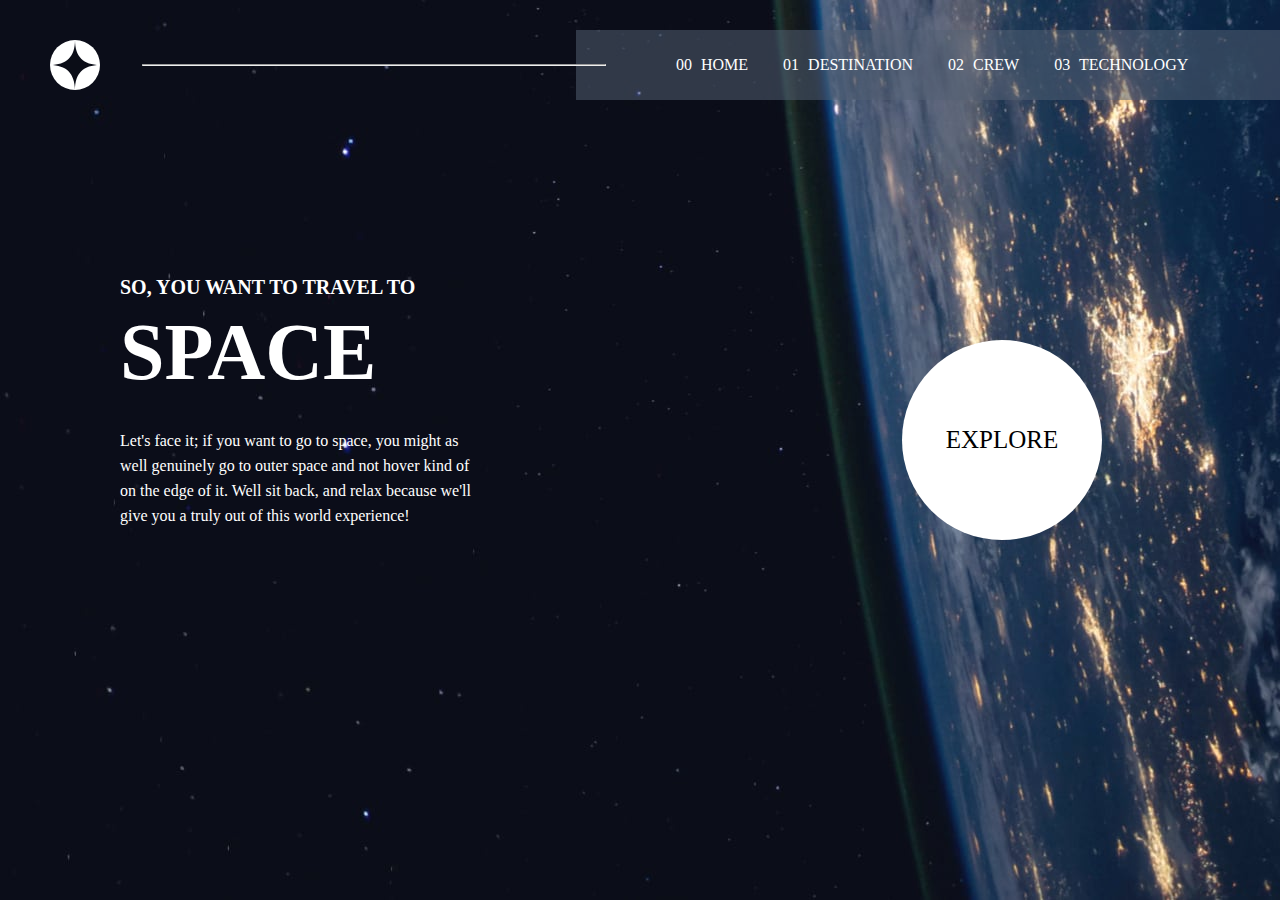
<file: index.html>
<!DOCTYPE html>
<html lang="en">

<head>
    <meta charset="UTF-8">
    <meta http-equiv="X-UA-Compatible" content="IE=edge">
    <meta name="viewport" content="width=device-width, initial-scale=1.0">
    <link rel="stylesheet" href="styles.css">
    <title>Space Tourism</title>
</head>

<body>

    <div class="home-container">
        <header class="nav-container">
                <div class="logo-container">
                    <img src="images/logo.svg" alt="" class="logo">
                    <hr class="menu-line" />
                </div>
                <div class="mobile-menu">
                    <span><img src="images/icon-hamburger.svg" alt=""></span>
                </div>
                <div class="tablet-menu-container">
                    <ul>
                        <li><a href="index.html">HOME</a></li>
                        <li><a href="destination.html">DESTINATION</a></li>
                        <li><a href="crew.html">CREW</a></li>
                        <li><a href="technology.html">TECHNOLOGY</a></li>
                    </ul>
                </div>
                <div class="menu-container">
                    <ul>
                        <li><a href="index.html">00 HOME</a></li>
                        <li><a href="destination.html">01 DESTINATION</a></li>
                        <li><a href="crew.html">02 CREW</a></li>
                        <li><a href="technology.html">03 TECHNOLOGY</a></li>
                    </ul>
                </div>
        </header>


        <main class="home-content-container">
            <div class="text-content">
                <h4>SO, YOU WANT TO TRAVEL TO</h4>
                <h1>SPACE</h1>

                <p>Let's face it; if you want to go to space,
                    you might as well genuinely go to outer space and not hover kind of on the edge of it.
                    Well sit back, and relax because we'll give you a truly out of this world experience!</p>
            </div>
            <div class="explore-content">
                <h1>EXPLORE</h1>
            </div>
        </main>
    </div>

</body>

</html>
</file>
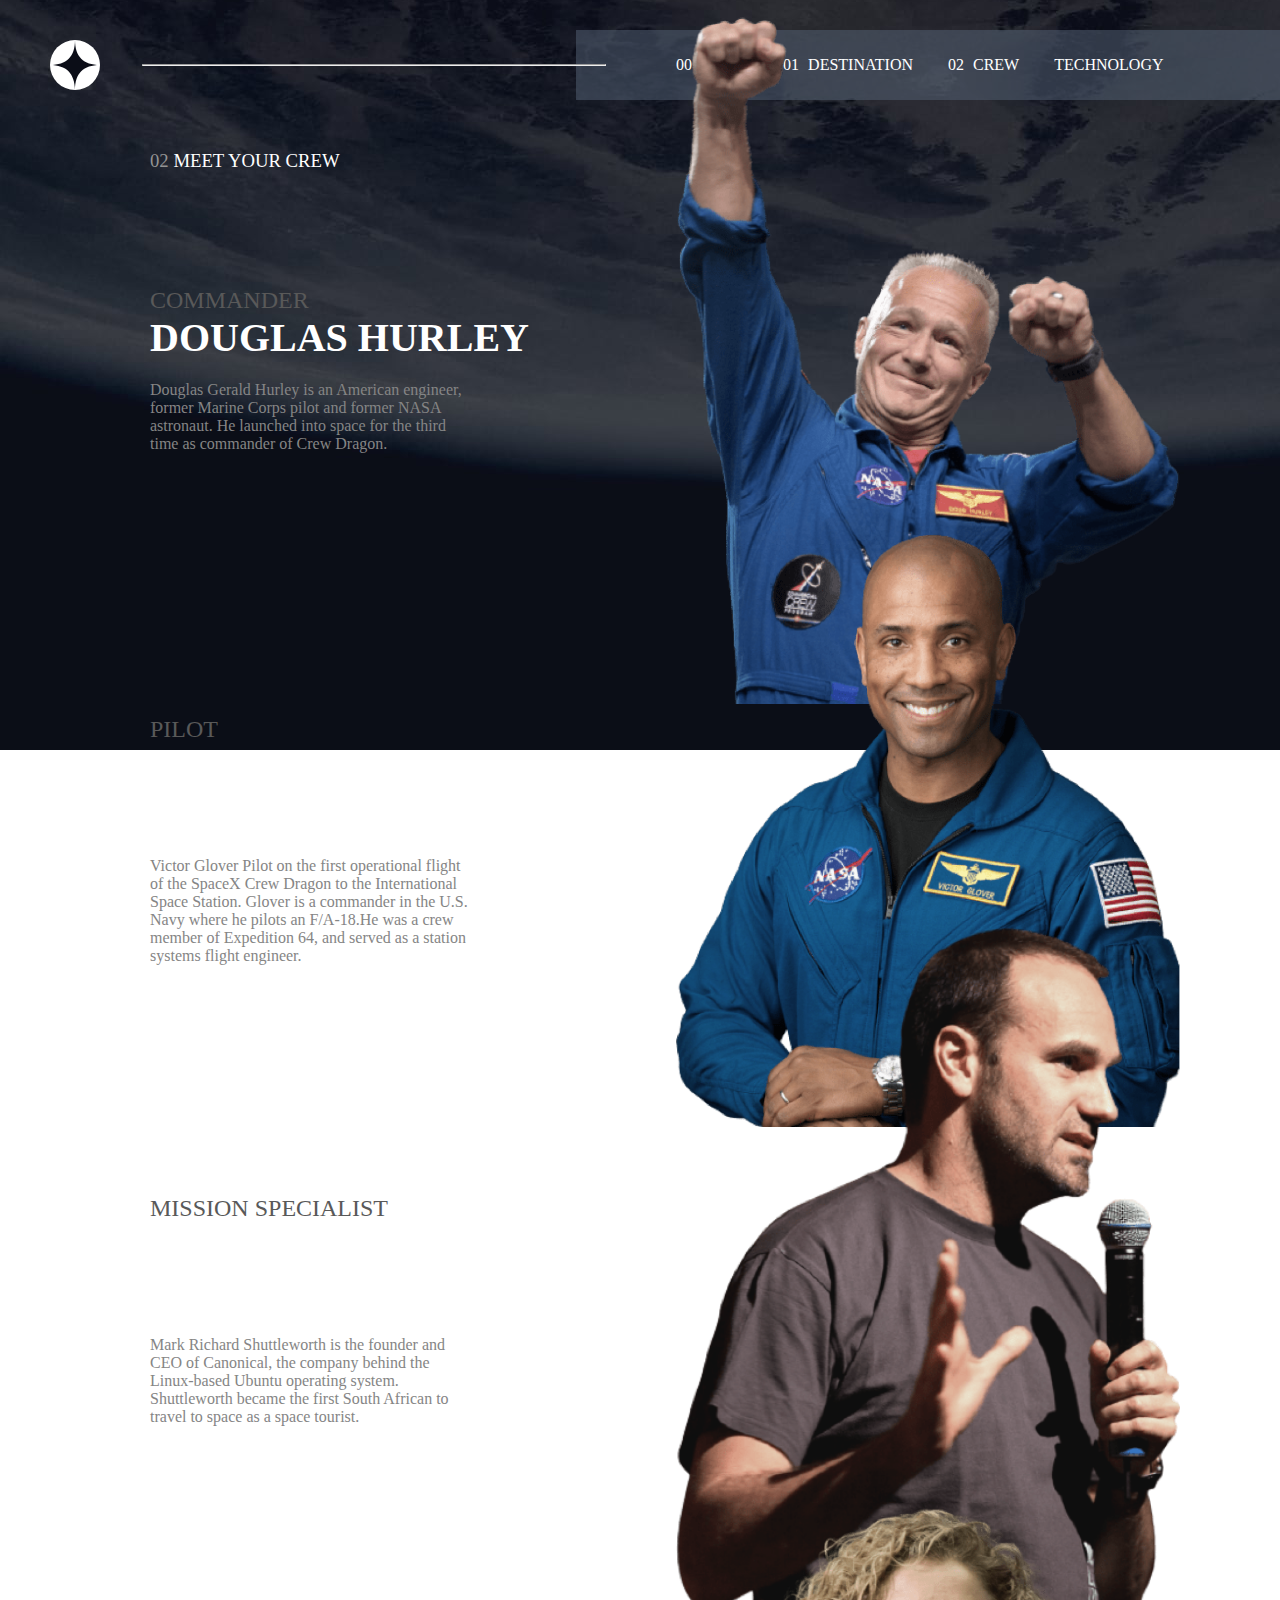
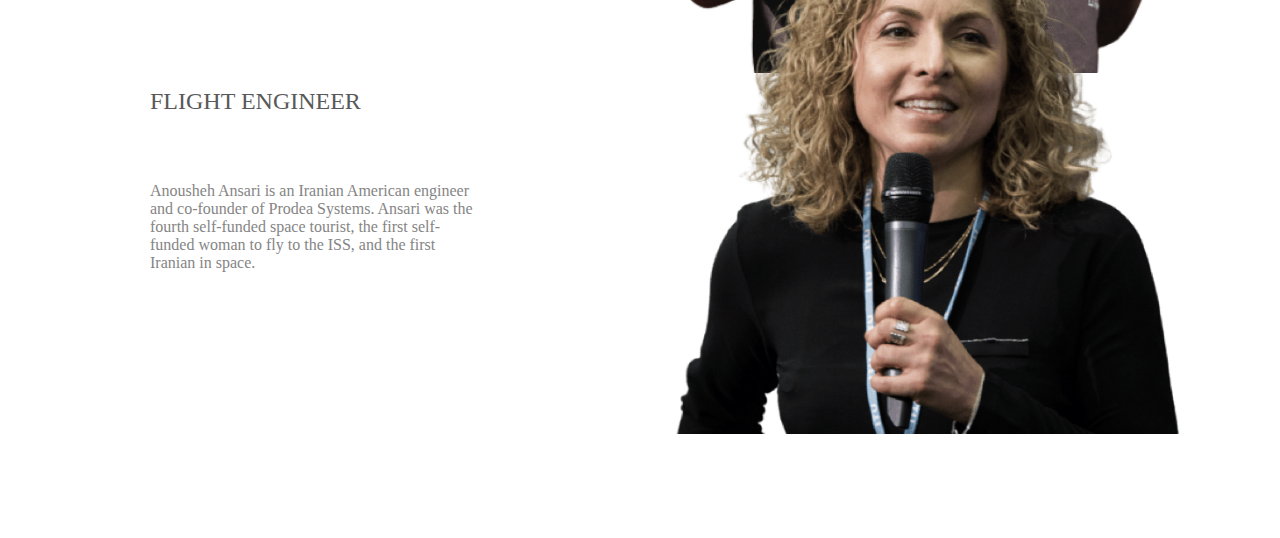
<file: crew.html>
<!DOCTYPE html>
<html lang="en">

<head>
    <meta charset="UTF-8">
    <meta http-equiv="X-UA-Compatible" content="IE=edge">
    <meta name="viewport" content="width=device-width, initial-scale=1.0">
    <link href="https://cdn.jsdelivr.net/npm/bootstrap@5.1.3/dist/css/bootstrap.min.css" rel="stylesheet"
        integrity="sha384-1BmE4kWBq78iYhFldvKuhfTAU6auU8tT94WrHftjDbrCEXSU1oBoqyl2QvZ6jIW3" crossorigin="anonymous">
    <link rel="stylesheet" href="css/crew.css">
    <title>Space Tourism</title>
</head>

<body>

    <div class="home-container">
        <header class="nav-container">
            
                <div class="logo-container">
                    <img src="images/logo.svg" alt="" class="logo">
                    <hr class="menu-line" />
                </div>
                <div class="mobile-menu">
                    <span><img src="images/icon-hamburger.svg" alt=""></span>
                </div>
                <div class="tablet-menu-container">
                    <ul>
                        <li><a href="index.html">HOME</a></li>
                        <li><a href="destination.html">DESTINATION</a></li>
                        <li><a href="crew.html">CREW</a></li>
                        <li><a href="technology.html">TECHNOLOGY</a></li>
                    </ul>
                </div>
                <div class="menu-container">
                    <ul>
                        <li><a href="index.html">00 HOME</a></li>
                        <li><a href="destination.html">01 DESTINATION</a></li>
                        <li><a href="crew.html">02 CREW</a></li>
                        <li><a href="technology.html"> TECHNOLOGY</a></li>
                    </ul>
                </div>
            
        </header>


        <main class="main-crew">
            <h3 class="crew-header">02 <b class="crew-header-crew">MEET YOUR CREW</b></h3>
            <div id="demo" class="carousel slide" data-bs-ride="carousel">
                <ol class="carousel-indicators">
                    <li data-bs-target="#demo" data-bs-slide-to="0"></li>
                    <li data-bs-target="#demo" data-bs-slide-to="1"></li>
                    <li data-bs-target="#demo" data-bs-slide-to="2"></li>
                    <li data-bs-target="#demo" data-bs-slide-to="3" class="active"></li>
                </ol>
                <!--Wrapper for slides-->
                <div class="carousel-inner">

                    <div class="carousel-item">
                        <div class="crew-inner">
                            <div class="crew-text-inner">

                                <h5>Commander</h5>
                                <h1>Douglas Hurley</h1>

                                <p>Douglas Gerald Hurley is an American engineer, former Marine Corps pilot and former
                                    NASA astronaut.
                                    He launched into space for the third time as commander of Crew Dragon.
                                </p>
                            </div>

                            <div class="crew-image-inner">
                                <img src="images/image-douglas-hurley.png" alt="" class="crew-image">
                            </div>
                        </div>
                    </div>
                    <div class="carousel-item">
                        <div class="crew-inner">
                            <div class="crew-text-inner">

                                <h5>Pilot</h5>
                                <h1>Victor Glover Pilot</h1>

                                <p>Victor Glover Pilot on the first operational flight of the SpaceX Crew Dragon to the
                                    International Space Station.
                                    Glover is a commander in the U.S. Navy where he pilots an F/A-18.He was a crew
                                    member of Expedition 64,
                                    and served as a station systems flight engineer.
                                </p>
                            </div>

                            <div class="crew-image-inner">
                                <img src="images/image-victor-glover.png" width="auto" height="100%" alt=""
                                    class="crew-image">
                            </div>
                        </div>
                    </div>

                    <div class="carousel-item">
                        <div class="crew-inner">
                            <div class="crew-text-inner">

                                <h5>Mission Specialist</h5>
                                <h1>Mark Shuttleworth </h1>

                                <p>Mark Richard Shuttleworth is the founder and CEO of Canonical,
                                    the company behind the Linux-based Ubuntu operating system.
                                    Shuttleworth became the first South African to travel to space as a space tourist.
                                </p>
                            </div>

                            <div class="crew-image-inner">
                                <img src="images/image-mark-shuttleworth.png" alt="" class="crew-image">
                            </div>
                        </div>
                    </div>

                    <div class="carousel-item active">
                        <div class="crew-inner">
                            <div class="crew-text-inner">
                                <h5>FLIGHT ENGINEER</h5>
                                <h1>ANOUSHEH ANSARI</h1>

                                <p>Anousheh Ansari is an Iranian American engineer and co-founder of Prodea Systems.
                                    Ansari was the fourth self-funded space tourist, the first self-funded woman to fly
                                    to the ISS,
                                    and the first Iranian in space.
                                </p>
                            </div>

                            <div class="crew-image-inner">
                                <img src="images/image-anousheh-ansari.png" alt="" class="crew-image">
                            </div>
                        </div>
                    </div>
                </div>
            </div>
        </main>

    </div>


    <script src="https://cdn.jsdelivr.net/npm/@popperjs/core@2.10.2/dist/umd/popper.min.js"
        integrity="sha384-7+zCNj/IqJ95wo16oMtfsKbZ9ccEh31eOz1HGyDuCQ6wgnyJNSYdrPa03rtR1zdB" crossorigin="anonymous">
    </script>
    <script src="https://cdn.jsdelivr.net/npm/bootstrap@5.1.3/dist/js/bootstrap.min.js"
        integrity="sha384-QJHtvGhmr9XOIpI6YVutG+2QOK9T+ZnN4kzFN1RtK3zEFEIsxhlmWl5/YESvpZ13" crossorigin="anonymous">
    </script>
</body>

</html>
</file>
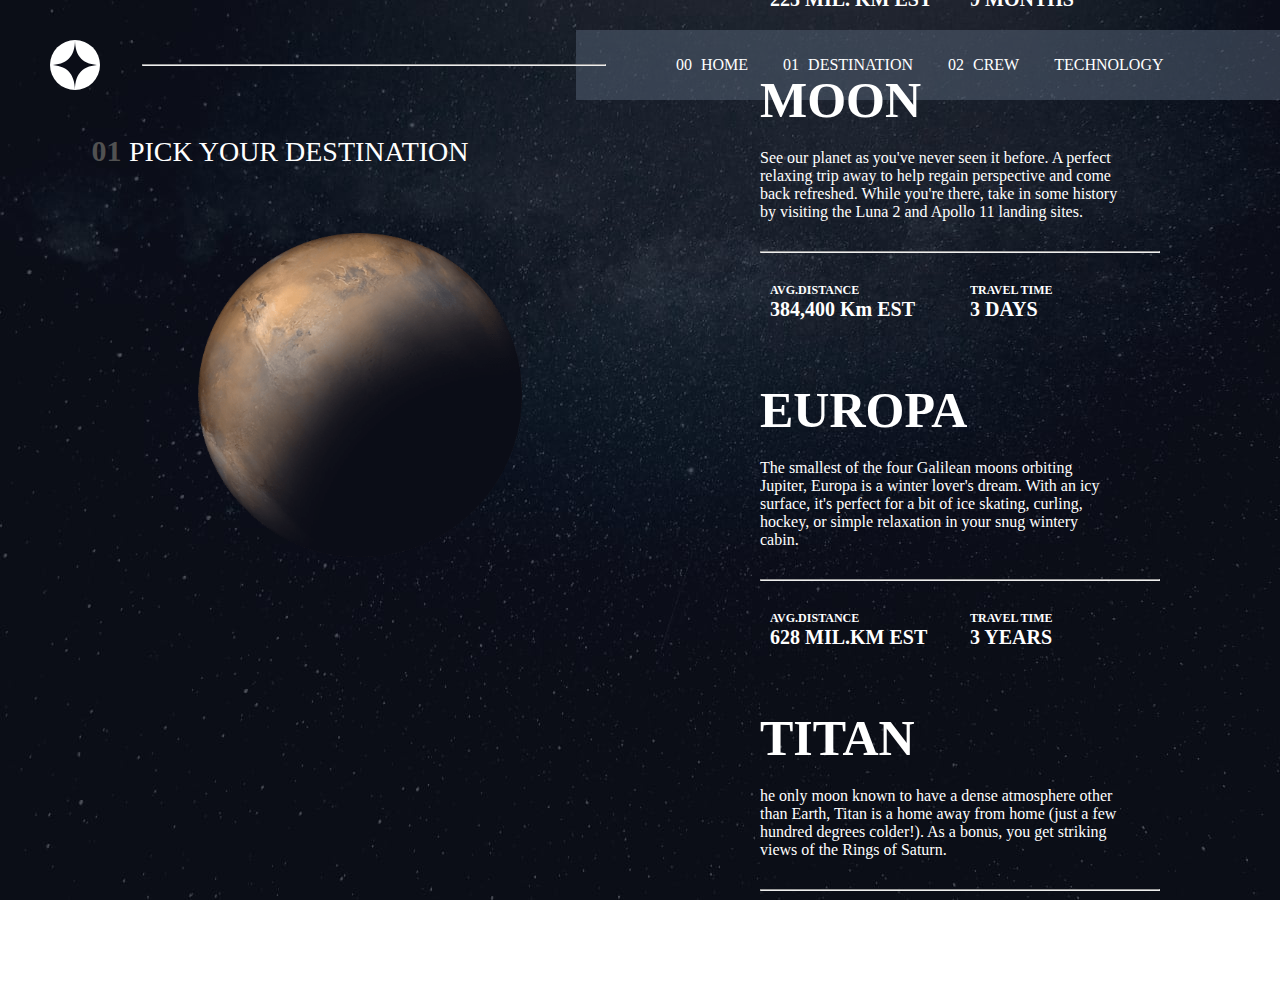
<file: destination.html>
<!DOCTYPE html>
<html lang="en">

<head>
    <meta charset="UTF-8">
    <meta http-equiv="X-UA-Compatible" content="IE=edge">
    <meta name="viewport" content="width=device-width, initial-scale=1.0">
    <link href="https://cdn.jsdelivr.net/npm/bootstrap@5.1.3/dist/css/bootstrap.min.css" rel="stylesheet"
        integrity="sha384-1BmE4kWBq78iYhFldvKuhfTAU6auU8tT94WrHftjDbrCEXSU1oBoqyl2QvZ6jIW3" crossorigin="anonymous">
    <link rel="stylesheet" href="css/destination.css">
    <title>Destination</title>
</head>

<body>

    <div class="home-container">
        <header class="nav-container">
           
                <div class="logo-container">
                    <img src="images/logo.svg" alt="" class="logo">
                    <hr class="menu-line" />
                </div>
                <div class="mobile-menu">
                    <span><img src="images/icon-hamburger.svg" alt=""></span>
                </div>
                <div class="tablet-menu-container">
                    <ul>
                        <li><a href="index.html">HOME</a></li>
                        <li><a href="destination.html">DESTINATION</a></li>
                        <li><a href="crew.html">CREW</a></li>
                        <li><a href="technology.html">TECHNOLOGY</a></li>
                    </ul>
                </div>
                <div class="menu-container">
                    <ul>
                        <li><a href="index.html">00 HOME</a></li>
                        <li><a href="destination.html">01 DESTINATION</a></li>
                        <li><a href="crew.html">02 CREW</a></li>
                        <li><a href="technology.html"> TECHNOLOGY</a></li>
                    </ul>
                </div>
            
        </header>


        <main class="destination-content">
            <div class="destination-image">
                <h2>01 <b class="bold-text">PICK YOUR DESTINATION</b></h2>
                <img src="images/image-mars.png" alt="" id="main-image">
            </div>


            <div class="destination-content-div">


                <ul class="nav nav-pills tab" role="tablist">
                    <li class="nav-item">
                        <a href="#Mars" class="nav-link tablinks active" id="mars" data-bs-toggle="pill">Mars</a>
                    </li>
                    <li class="nav-item">
                        <a href="#Moon" class="nav-link tablinks" id="moon-link" data-bs-toggle="pill">Moon</a>
                    </li>
                    <li class="nav-item">
                        <a href="#Europa" class="nav-link tablinks" id="europa-link" data-bs-toggle="pill">Europa</a>
                    </li>
                    <li class="nav-item">
                        <a href="#Titan" class="nav-link tablinks" id="titan-link" data-bs-toggle="pill">Titan</a>
                    </li>
                </ul>

                <!--Tab Panes-->
                <div class="tab-content">
                    <div class="container tab-pane active" id="Mars">
                        <h1>MARS</h1>
                        <p>Don't forget to pack your hiking boots. You'll need them to tackle Olympus Mons,
                            the tallest planetary mountain in our solar system. It's two and a half times the size of
                            Everest!
                        </p>
                        <hr>

                        <div class="destination-bottom-destination">
                            <div class="destination-bottom-right">
                                <h5>AVG.DISTANCE</h5>
                                <h2>225 MIL. KM EST</h2>
                            </div>

                            <div class="destination-bottom-left">
                                <h5>TRAVEL TIME</h5>
                                <h2>9 MONTHS</h2>
                            </div>
                        </div>
                    </div>

                    <div class="container tab-pane fade" id="Moon">
                        <h1>MOON</h1>
                        <p>See our planet as you've never seen it before.
                            A perfect relaxing trip away to help regain perspective and come back refreshed.
                            While you're there, take in some history by visiting the Luna 2 and Apollo 11 landing sites.
                        </p>
                        <hr>
                        <div class="destination-bottom-destination">
                            <div class="destination-bottom-right">
                                <h5>AVG.DISTANCE</h5>
                                <h2>384,400 Km EST</h2>
                            </div>

                            <div class="destination-bottom-left">
                                <h5>TRAVEL TIME</h5>
                                <h2>3 DAYS</h2>
                            </div>
                        </div>
                    </div>

                    <div class="container tab-pane fade" id="Europa">
                        <h1>EUROPA</h1>
                        <p>The smallest of the four Galilean moons orbiting Jupiter, Europa is a winter lover's dream.
                            With an icy surface, it's perfect for a bit of ice skating, curling, hockey, or simple
                            relaxation in your snug wintery cabin.
                        </p>
                        <hr>
                        <div class="destination-bottom-destination">
                            <div class="destination-bottom-right">
                                <h5>AVG.DISTANCE</h5>
                                <h2>628 MIL.KM EST</h2>
                            </div>

                            <div class="destination-bottom-left">
                                <h5>TRAVEL TIME</h5>
                                <h2>3 YEARS</h2>
                            </div>
                        </div>
                    </div>

                    <div class="container tab-pane fade" id="Titan">
                        <h1>TITAN</h1>
                        <p>he only moon known to have a dense atmosphere other than Earth,
                            Titan is a home away from home (just a few hundred degrees colder!).
                            As a bonus, you get striking views of the Rings of Saturn.
                        </p>
                        <hr>
                        <div class="destination-bottom-destination">
                            <div class="destination-bottom-right">
                                <h5>AVG.DISTANCE</h5>
                                <h2>1.6 BIL.KM EST</h2>
                            </div>

                            <div class="destination-bottom-left">
                                <h5>TRAVEL TIME</h5>
                                <h2>7 YEARS</h2>
                            </div>
                        </div>
                    </div>

                </div>

            </div>


        </main>
    </div>



        <script type="text/javascript">
            const moon = document.getElementById('moon-link');
            const mars = document.getElementById('mars');
            const europa = document.getElementById('europa-link');
            const titan = document.getElementById('titan-link');
            const mainImage = document.getElementById('main-image');


            moon.addEventListener('click', e => {
                mainImage.src = "images/image-moon.png";
            });

            mars.addEventListener('click', e => {
                mainImage.src = "images/image-mars.png";
            });

            europa.addEventListener('click', e => {
                mainImage.src = "images/image-europa.png";
            });

            titan.addEventListener('click', e => {
                mainImage.src = "images/image-titan.png";
            });
        </script>

        <script src="https://cdn.jsdelivr.net/npm/@popperjs/core@2.10.2/dist/umd/popper.min.js"
            integrity="sha384-7+zCNj/IqJ95wo16oMtfsKbZ9ccEh31eOz1HGyDuCQ6wgnyJNSYdrPa03rtR1zdB" crossorigin="anonymous">
        </script>
        <script src="https://cdn.jsdelivr.net/npm/bootstrap@5.1.3/dist/js/bootstrap.min.js"
            integrity="sha384-QJHtvGhmr9XOIpI6YVutG+2QOK9T+ZnN4kzFN1RtK3zEFEIsxhlmWl5/YESvpZ13" crossorigin="anonymous">
        </script>

        <!-- <script>

        function openDestination(evt, cityName){
            let i, tabcontent, tablinks;

            //get all elemets with the class="tabcontent and hide them"
            
            tabcontent = document.querySelector(".tabcontent");

            for(i=0; i<tabcontent.lenght; i++){
                tabcontent[i].style.display = "none";
            }
            tablinks = document.querySelector('.tablinks');
            for (let i = 0; i < tablinks.length; i++) {
                tablinks[i].className = tablinks[i].className.replace(" active", "");
            }
            document.getElementById(cityName).style.display = "block";
            evt.currentTarget.className += " active";
        
        }

    </script> -->
</body>

</html>
</file>
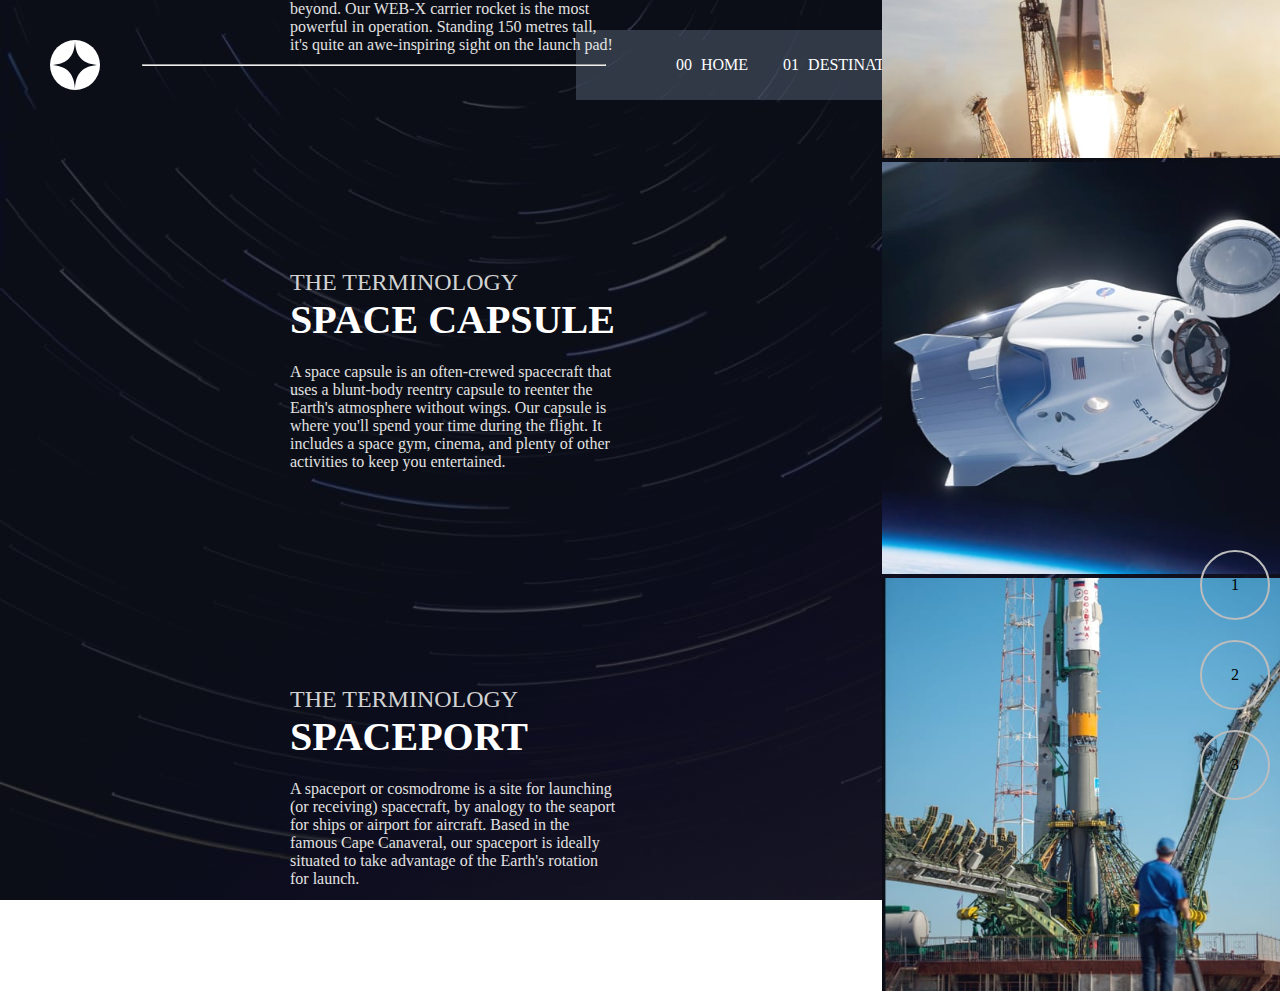
<file: technology.html>
<!DOCTYPE html>
<html lang="en">

<head>
    <meta charset="UTF-8">
    <meta http-equiv="X-UA-Compatible" content="IE=edge">
    <meta name="viewport" content="width=device-width, initial-scale=1.0">
    <link href="https://cdn.jsdelivr.net/npm/bootstrap@5.1.3/dist/css/bootstrap.min.css" rel="stylesheet"
        integrity="sha384-1BmE4kWBq78iYhFldvKuhfTAU6auU8tT94WrHftjDbrCEXSU1oBoqyl2QvZ6jIW3" crossorigin="anonymous">
    <link rel="stylesheet" href="css/technology.css">
    <title>Space Tourism</title>
</head>

<body>

    <div class="home-container">
        <header class="nav-container">
            
                <div class="logo-container">
                    <img src="images/logo.svg" alt="" class="logo">
                    <hr class="menu-line" />
                </div>
                <div class="mobile-menu">
                    <span><img src="images/icon-hamburger.svg" alt=""></span>
                </div>
                <div class="tablet-menu-container">
                    <ul>
                        <li><a href="index.html">HOME</a></li>
                        <li><a href="destination.html">DESTINATION</a></li>
                        <li><a href="crew.html">CREW</a></li>
                        <li><a href="technology.html">TECHNOLOGY</a></li>
                    </ul>
                </div>
                <div class="menu-container">
                    <ul>
                        <li><a href="index.html">00 HOME</a></li>
                        <li><a href="destination.html">01 DESTINATION</a></li>
                        <li><a href="crew.html">02 CREW</a></li>
                        <li><a href="technology.html"> TECHNOLOGY</a></li>
                    </ul>
                </div>
            
        </header>


        <main class="main-crew">
            <div id="demo" class="carousel slide main-car" data-bs-ride="carousel">
                <div class="indicator-div">
                    <ol class="carousel-indicators">
                        <li data-bs-target="#demo" data-bs-slide-to="0" class="active text" value="1">1</li>
                        <li data-bs-target="#demo" data-bs-slide-to="1" class="text">2</li>
                        <li data-bs-target="#demo" data-bs-slide-to="2" class="text">3</li>
                    </ol>
                </div>
                <!--Wrapper for slides-->
                <div class="carousel-inner ">
                    <div class="carousel-item active ">
                        <div class="crew-inner">
                            <div class="crew-text-inner">
                                <h5>THE TERMINOLOGY</h5>
                                <h1>Launch Vehicle</h1>

                                <p>A launch vehicle or carrier
                                    rocket is a rocket-propelled
                                    vehicle used to carry a payload from Earth's surface to space, usually to Earth
                                    orbit or beyond.
                                    Our WEB-X carrier rocket is the most powerful in operation. Standing 150 metres
                                    tall,
                                    it's quite an awe-inspiring sight on the launch pad!
                                </p>
                            </div>

                            <div class="crew-image-inner">
                                <img src="images/image-launch-vehicle-portrait.jpg" width="auto" height="100%" alt=""
                                    class="crew-image">
                            </div>
                        </div>
                    </div>
                    <div class="carousel-item">
                        <div class="crew-inner">
                            <div class="crew-text-inner">

                                <h5>THE TERMINOLOGY</h5>
                                <h1>Space capsule</h1>

                                <p>A space capsule is an often-crewed spacecraft that uses a blunt-body reentry
                                    capsule to reenter the Earth's atmosphere without wings. Our
                                    capsule is where you'll spend your time during the flight.
                                    It includes a space gym, cinema, and plenty of other activities to keep you
                                    entertained.
                                </p>
                            </div>

                            <div class="crew-image-inner">
                                <img src="images/image-space-capsule-portrait.jpg" alt="" class="crew-image">
                            </div>
                        </div>
                    </div>

                    <div class="carousel-item ">
                        <div class="crew-inner">
                            <div class="crew-text-inner">

                                <h5>THE TERMINOLOGY</h5>
                                <h1>Spaceport </h1>

                                <p>A spaceport or cosmodrome is a site for launching (or receiving) spacecraft,
                                    by analogy to the seaport for ships or airport for aircraft.
                                    Based in the famous Cape Canaveral, our spaceport is ideally situated to take
                                    advantage of the Earth's rotation for launch.
                                </p>
                            </div>

                            <div class="crew-image-inner">
                                <img src="images/image-spaceport-portrait.jpg" width="auto" height="100%" alt=""
                                    class="crew-image">
                            </div>
                        </div>
                    </div>
                </div>
            </div>
        </main>
    </div>



        <script src="https://cdn.jsdelivr.net/npm/@popperjs/core@2.10.2/dist/umd/popper.min.js"
            integrity="sha384-7+zCNj/IqJ95wo16oMtfsKbZ9ccEh31eOz1HGyDuCQ6wgnyJNSYdrPa03rtR1zdB" crossorigin="anonymous">
        </script>
        <script src="https://cdn.jsdelivr.net/npm/bootstrap@5.1.3/dist/js/bootstrap.min.js"
            integrity="sha384-QJHtvGhmr9XOIpI6YVutG+2QOK9T+ZnN4kzFN1RtK3zEFEIsxhlmWl5/YESvpZ13" crossorigin="anonymous">
        </script>

</body>

</html>
</file>
<file: styles.css>
*{
    margin: 0;
    box-sizing: border-box;
}

body{
    margin: 0;
}

.home-container{
    height: 100vh;
    background-image: url(images/background-home-desktop.jpg);
    background-size: cover;
    background-repeat: no-repeat;
    padding-top: 30px;
    padding-bottom: 50px;
}
.nav-container{
    display: flex;
    flex-direction: row;
    justify-content: space-between;
    height: 70px;
}
.logo{
    margin-right: auto;
    width: 50px;
}
.logo-container{
    padding: 10px;
    padding-left: 50px !important;
    width: 45%;
    display: flex;
    flex-direction: row;
    align-items: center;
    
}
.menu-line{
    width: 90%;
    height: 1%;
    margin-right: -40px;
    z-index: 12;
    background-color: white;
}
.menu-container{
    background-color: #54617586;
    height: 70px;
    padding: 10px;
    width: 55%;
    display: flex;
    padding-left: 50px;
}
.menu-container ul{
    margin: o;
    display: flex;
    flex-direction: row;
    color: white;
    align-items: center;
    list-style: none;
}
.menu-container ul li{
    padding-right: 35px;
    display: flex;
    align-items: center;
    height: 70px;
    padding: 10px;
    margin-right: 15px;
    word-spacing: 5px;
}

.menu-container a{
    text-decoration: none;
    color: inherit;
}

.menu-container ul li:active{
    border-bottom: 1px solid white;
}
.home-content-container{
    margin-top: 80px;
    margin-bottom: 80px;
    height: 395px;
    display: flex;
}

.text-content{

    margin: 0;
    width: 65%;
    padding-left: 120px;
    padding-top: 40px;
    display: flex;
    flex-direction: column;
    justify-content: center;
    color: white;
}
.text-content h4{
    font-size: 20px;
    line-height: 40px;
}
.text-content p{
    width: 50%;
    line-height: 25px;
}

.text-content h1{
    font-size: 80px;
    padding-top: 0px;
    padding-bottom: 30px;
}
.explore-content{
    margin: 0;
    padding: 70px;
    width: 35%;
    padding-top: 160px;
}
.explore-content h1{
    background: white;
    width: 200px;
    height: 200px;
    border-radius: 50%;
    display: flex;
    align-items: center;
    text-align: center;
    justify-content: center;  
    font-size: 25px;
    font-weight: 500;  
}
.destination-content{
    display: flex;
}
.destination-content-div{
    color: white;
    width: 40%;
}
.destination-image{
    width: 60%;
    display: flex;
    flex-direction: column;
    align-items: center;
    justify-content: center
}
.destination-image h2{
    margin-top: 30px;
    margin-bottom: 30px;
}
.destination-image img{
    width: 40%;
}
.destination-bottom-destination{
    display: flex;
    margin-top: 15px;
    justify-content: space-between;
}
.tab{
    background-color: transparent;
    padding: 10px;
    overflow: hidden;
}
.tablinks{
    color: rgb(177, 177, 177);
    text-transform: uppercase;
    background-color: inherit;
    border: none;
    float: left;
    outline: none;
    cursor: pointer;
    padding: 14px 16px;
    transition: 0.3s;
}

.tablinks:hover{
    background-color: red;
    color: white;
}
.tablinks:active{
    border-bottom: 2px solid white;
}

.tabcontent{
    padding: 20px;
    background-color: green;
}
.tabcontent h1{
    margin-bottom: 20px;
    margin-top: 10px;
    font-size: 50px;
}
.tabcontent p{
    width: 70%;
}
.tabcontent hr{
    margin-top: 30px;
}
.mobile-menu{
    display: none;
}
.tablet-menu-container{
    display: none;
}

@media (max-width: 375px){
    .menu-container{
        display: none;
    }
    .menu-line{
        display: none;
    }
    .home-container{
        height: 600px;
        background-image: url(images/background-home-mobile.jpg);
        padding-top: 0;
        padding-left: 0;
    }
    .home-content-container{
        display: flex;
        flex-direction: column;
        height: 520;
        justify-content: center;
        align-items: center;
        text-align: center;
    }
    *{
        margin: 0 !important;
    }
    
    .text-content{
        padding: 20;
        padding-top: 50px;
        width: auto;
    }
    .text-content h4{
        font-size: 15px;
        line-height: 20px;
    }
    .text-content p{
        width: 100%;
        line-height: 20px;
    }
    
    .text-content h1{
        font-size: 50px;
        padding-top: 15px;
        padding-bottom:15px;
    }
    .explore-content{
        display: flex;
        margin: 0;
        padding: 0px;
        width: 100%;
        padding-top: px;
        height: 278px;
        align-items: center;
        justify-content: center;
    }
    .explore-content h1{
        background: white;
        width: 200px;
        height: 200px;
        border-radius: 50%;
        display: flex;
        align-items: center;
        text-align: center;
        justify-content: center;  
        font-size: 25px;
        font-weight: 500;  
    }
    .logo{
        margin-right: auto;
        margin-top: 10px !important;
        margin-left: -20px !important;
        width: 45px;
    }
    .logo-container{
        width: 60%;
        display: flex;
        flex-direction: row;
        align-items: center;
        
    }
    .mobile-menu{
        display: block;
        display: flex;
        align-items: center;
        justify-content: right;
        padding-right: 20px;
        width: 40%;
        cursor: pointer;
    }
}


@media (min-width: 376px) and (max-width: 767px){
    .menu-container{
        display: none;
    }
    .menu-line{
        display: none;
    }
    .home-container{
        height: 600px;
        background-image: url(images/background-home-mobile.jpg);
        padding-top: 0;
        padding-left: 0;
    }
    .home-content-container{
        display: flex;
        flex-direction: column;
        height: 520;
        justify-content: center;
        align-items: center;
        text-align: center;
    }
    *{
        margin: 0 !important;
    }
    
    .text-content{
        padding: 20;
        padding-top: 50px;
        width: auto;
    }
    .text-content h4{
        font-size: 15px;
        line-height: 20px;
    }
    .text-content p{
        width: 100%;
        line-height: 20px;
    }
    
    .text-content h1{
        font-size: 50px;
        padding-top: 15px;
        padding-bottom:15px;
    }
    .explore-content{
        display: flex;
        margin: 0;
        padding: 0px;
        width: 100%;
        padding-top: px;
        height: 278px;
        align-items: center;
        justify-content: center;
    }
    .explore-content h1{
        background: white;
        width: 200px;
        height: 200px;
        border-radius: 50%;
        display: flex;
        align-items: center;
        text-align: center;
        justify-content: center;  
        font-size: 25px;
        font-weight: 500;  
    }
    .logo{
        margin-right: auto;
        margin-top: 10px !important;
        margin-left: -20px !important;
        width: 45px;
    }
    .logo-container{
        width: 60%;
        display: flex;
        flex-direction: row;
        align-items: center;
        
    }
    .mobile-menu{
        display: block;
        display: flex;
        align-items: center;
        justify-content: right;
        padding-right: 20px;
        width: 40%;
        cursor: pointer;
    }
}

@media (min-width: 768px) and (max-width: 1024px){
    .menu-container{
        display: none;
    }
    .tablet-menu-container{
        background-color: #54617586;
        height: 70px;
        padding: 30px !important;
        width: 65%;
        display: flex;
        padding-left: 0px !important;
    }
    .tablet-menu-container ul{
        margin: o;
        display: flex;
        flex-direction: row;
        color: white;
        align-items: center;
        list-style: none;
    }
    .tablet-menu-container ul li{
        padding-right: 30px;
        display: flex;
        align-items: center;
        height: 70px;
        padding: 10px;
        margin-right: 15px;
        word-spacing: 5px;
    }
    .tablet-menu-container a{
        text-decoration: none;
        color: inherit;
    }
    .menu-line{
        display: none;
    }
    .home-container{
        height: 800px;
        background-image: url(images/background-home-tablet.jpg);
        background-position-y: center;
        padding-top: 0;
        padding-left: 0;
    }
    .home-content-container{
        display: flex;
        padding-top: 60px;
        flex-direction: column;
        height: 720;
        justify-content: center;
        align-items: center;
        text-align: center;
    }
    *{
        margin: 0 !important;
    }
    
    .text-content{
        padding: 20;
        padding-top: px;
        width: auto;
    }
    .text-content h4{
        font-size: 16px;
        line-height: 10px;
    }
    .text-content p{
        display: flex;
        align-items: center;
        justify-items: center;
        text-align: center;
        width: 100%;
        padding-left: 150px;
        padding-right: 150px;
        line-height: 30px;
    }
    
    .text-content h1{
        font-size: 100px;
        font-family: philosopher;
        padding-top: 10px;
        padding-bottom:15px;
    }
    .explore-content{
        display: flex;
        margin: 0;
        padding: 0px;
        width: 100%;
        padding-top: 100px;
        height: 400px;
        align-items: center;
        justify-content: center;
    }
    .explore-content h1{
        background: white;
        width: 250px;
        height: 250px;
        border-radius: 50%;
        display: flex;
        align-items: center;
        text-align: center;
        justify-content: center;  
        font-size: 25px;
        font-weight: 500;  
    }
    .logo{
        margin-right: auto;
        margin-top: 10px !important;
        margin-left: -20px !important;
        width: 45px;
    }
    .logo-container{
        width: 35%;
        display: flex;
        flex-direction: row;
        align-items: center;
        
    }
    .mobile-menu{
        display: none;
      
    }
}
</file>
<file: css/crew.css>
*{
    margin: 0;
    box-sizing: border-box;
}


body{
    margin: 0;
}

  
.home-container{
    height: 100vh;
    background-image: url(../images/background-crew-desktop.jpg);
    background-size: cover;
    background-position-y: -150px;
    background-repeat: no-repeat;
    padding-top: 30px;
    padding-bottom: 50px;
}

.nav-container{
    display: flex;
    flex-direction: row;
    justify-content: space-between;
    height: 70px;
}
.logo{
    margin-right: auto;
    width: 50px;
}
.logo-container{
    padding: 10px;
    padding-left: 50px !important;
    width: 45%;
    display: flex;
    flex-direction: row;
    align-items: center;
    
}
.menu-line{
    width: 90%;
    height: 1%;
    margin-right: -40px;
    z-index: 12;
    color: white;
}
.menu-container{
    background-color: #54617586;
    height: 70px;
    padding: 10px;
    width: 55%;
    display: flex;
    padding-left: 50px;
}
.menu-container ul{
    display: flex;
    flex-direction: row;
    color: white;
    align-items: center;
    list-style: none;
    margin: 0;
}
.menu-container ul li{
    padding-right: 35px;
    display: flex;
    align-items: center;
    height: 70px;
    padding: 10px;
    margin-right: 15px;
    word-spacing: 5px;
}
.menu-container a{
    text-decoration: none;
    color: inherit;
}

.menu-container ul li:active{
    border-bottom: 1px solid white;
}
    

.crew-inner{
    display: flex;
    flex-direction: row;
    height: 470px;
    align-items: center;
    justify-items: center;
}
.crew-text-inner{
    display: flex;
    flex-direction: column;
    width: 45%;
    padding-left: 150px;
    padding-top: 70px;
}
.crew-text-inner h5{
    font-size: 24px;
    color: rgb(89, 89, 89);
    text-transform: uppercase;
    font-weight: 400;
}
.crew-text-inner h1{
    font-family: philosopher;
    font-size: 40px;
    text-transform: uppercase;
    color: white;
    margin-bottom: 20px;
}
.crew-text-inner p{
    width: 76%;
    color: rgb(133, 133, 133);
    font-weight: 400;
}
.crew-image-inner{
    width: 55%;
    text-align: center;
    padding: 100px;
    vertical-align: bottom;
}
.crew-image{
    width: 100%;
    height: 90%;
    text-align: left;
    margin-top: 55px;
}
.carousel-indicators{
    position: absolute;
    right: 0;
    bottom: 10px;
    left: -60;
    display: flex;
    justify-content: left;
    list-style: none;
    padding-left: 0;
 }
.carousel-indicators li {
    border-radius: 100%;
    height: 12px !important;
    width: 12px !important;
    margin-right: 10px !important;
    
       
}
.main-crew{
    height: 540px;
}
.crew-header{
   padding-top: 50px;
   position: absolute;
   margin-left: 150px;
   color: rgb(148, 148, 148);
   font-weight: 400;
}
.crew-header-crew{
    color: white;
    font-weight: 500;
}

.mobile-menu{
    display: none;
}
.tablet-menu-container{
    display: none;
}


@media (max-width: 375px){
    .menu-container{
        display: none;
    }
    .menu-line{
        display: none;
    }
    .home-container{
        margin: 0px !important;
        height: 1000px;
        background-image: url(../images/background-crew-mobile.jpg);
        padding-top: 0;
        padding-left: 0;
        background-size: cover;
    }
    *{
        margin: 0 !important;
    }
    .crew-inner{
        transition: 0.3s ease-in-out;
        display: flex;
        flex-direction: column;
        height: 700px;
        align-items: center;
        justify-items: center;
    }
    .crew-text-inner{
        display: flex;
        flex-direction: column;
        width: 100%;
        padding: 30px;
        padding-top: 130px;

    }
    .crew-text-inner h5{
        padding-bottom: 10px;
        font-size: 15px;
        color: rgb(89, 89, 89);
        text-transform: uppercase;
        font-weight: 400;
    }
    .crew-text-inner h1{
        font-family: philosopher;
        font-size: 28px;
        text-transform: uppercase;
        color: white;
        margin-bottom: 20px;
    }
    .crew-text-inner p{
        width: 100%;
        color: rgb(133, 133, 133);
        font-weight: 400;
    }
    .crew-image-inner{
        padding-top: 0 !important;
        display: flex;
        width: 100%;
        align-items: center;
        justify-content: center;
    }
    .carousel-indicators{
        margin: 0;
        position: absolute;
        display: flex;
        justify-content: center;
        align-items: center;
        list-style: none;
     }
    .carousel-indicators li {
        align-self: center;
        display: flex;
        align-items: center;
        justify-content: center;
        margin-top: 15px !important;
        border-radius: 100%;
        height: 12px !important;
        width: 12px !important;
    }
    .main-crew{
        height: 540px;
    }
    .crew-header{
       padding-top: px;
       position: absolute;
       margin-left: 30px !important;
       color: rgb(148, 148, 148);
       font-weight: 400;
    }
    .crew-header-crew{
        color: white;
        font-weight: 500;
    }
    .logo{
        margin-right: auto;
        margin-top: 10px !important;
        margin-left: -20px !important;
        width: 45px;
    }
    .logo-container{
        width: 60%;
        display: flex;
        flex-direction: row;
        align-items: center;
        
    }
    .mobile-menu{
        display: block;
        display: flex;
        align-items: center;
        justify-content: right;
        padding-right: 20px;
        width: 40%;
        cursor: pointer;
    }
}


@media (min-width: 376px) and (max-width: 767px){
    .menu-container{
        display: none;
    }
    .menu-line{
        display: none;
    }
    .home-container{
        margin: 0px !important;
        height: 1000px;
        background-image: url(../images/background-crew-mobile.jpg);
        padding-top: 0;
        padding-left: 0;
        background-size: cover;
    }
    *{
        margin: 0 !important;
    }
    .crew-inner{
        transition: 0.3s ease-in-out;
        display: flex;
        flex-direction: column;
        height: 700px;
        align-items: center;
        justify-items: center;
    }
    .crew-text-inner{
        display: flex;
        flex-direction: column;
        width: 100%;
        padding: 30px;
        padding-top: 130px;

    }
    .crew-text-inner h5{
        padding-bottom: 10px;
        font-size: 15px;
        color: rgb(89, 89, 89);
        text-transform: uppercase;
        font-weight: 400;
    }
    .crew-text-inner h1{
        font-family: philosopher;
        font-size: 28px;
        text-transform: uppercase;
        color: white;
        margin-bottom: 20px;
    }
    .crew-text-inner p{
        width: 100%;
        color: rgb(133, 133, 133);
        font-weight: 400;
    }
    .crew-image-inner{
        padding-top: 0 !important;
        display: flex;
        width: 100%;
        align-items: center;
        justify-content: center;
    }
    .carousel-indicators{
        margin: 0;
        position: absolute;
        display: flex;
        justify-content: center;
        align-items: center;
        list-style: none;
     }
    .carousel-indicators li {
        align-self: center;
        display: flex;
        align-items: center;
        justify-content: center;
        margin-top: 15px !important;
        border-radius: 100%;
        height: 12px !important;
        width: 12px !important;
    }
    .main-crew{
        height: 540px;
    }
    .crew-header{
       padding-top: px;
       position: absolute;
       margin-left: 30px !important;
       color: rgb(148, 148, 148);
       font-weight: 400;
    }
    .crew-header-crew{
        color: white;
        font-weight: 500;
    }
    .logo{
        margin-right: auto;
        margin-top: 10px !important;
        margin-left: -20px !important;
        width: 45px;
    }
    .logo-container{
        width: 60%;
        display: flex;
        flex-direction: row;
        align-items: center;
        
    }
    .mobile-menu{
        display: block;
        display: flex;
        align-items: center;
        justify-content: right;
        padding-right: 20px;
        width: 40%;
        cursor: pointer;
    }
}

@media (min-width: 768px) and (max-width: 1024px){
    .menu-container{
        display: none;
    }
    .menu-line{
        display: none;
    }
    .tablet-menu-container{
        background-color: #54617586;
        height: 70px;
        padding: 30px !important;
        width: 65%;
        display: flex;
        padding-left: 0px !important;
    }
    .tablet-menu-container ul{
        margin: o;
        display: flex;
        flex-direction: row;
        color: white;
        align-items: center;
        list-style: none;
    }
    .tablet-menu-container ul li{
        padding-right: 30px;
        display: flex;
        align-items: center;
        height: 70px;
        padding: 10px;
        margin-right: 15px;
        word-spacing: 5px;
    }
    .tablet-menu-container a{
        text-decoration: none;
        color: inherit;
    }
    .home-container{
        margin: 0px !important;
        height: 1000px;
        background-image: url(../images/background-crew-tablet.jpg);
        padding-top: 0;
        padding-left: 0;
        background-size: cover;
    }
    *{
        margin: 0 !important;
    }
    .crew-inner{
        transition: 0.3s ease-in-out;
        display: flex;
        flex-direction: column-reverse;
        height: 720px;
        align-items: center;
        justify-items: center;
    }
    .crew-text-inner{
        display: flex;
        flex-direction: column;
        width: 100%;
        padding: 30px;
        padding-top: 20px;
        padding-bottom: 50px;

    }
    .crew-text-inner h5{
        padding-bottom: 10px;
        font-size: 15px;
        color: rgb(89, 89, 89);
        text-transform: uppercase;
        font-weight: 400;
    }
    .crew-text-inner h1{
        font-family: philosopher;
        font-size: 28px;
        text-transform: uppercase;
        color: white;
        margin-bottom: 20px;
    }
    .crew-text-inner p{
        width: 100%;
        color: rgb(133, 133, 133);
        font-weight: 400;
    }
    .crew-image-inner{
        display: flex;
        width: 100%;
        align-items: center;
        justify-content: center;
        vertical-align: middle;
        padding: 0 !important;
    }

    .crew-image{
        width: 35%;
        margin-top: 50px;
    }
    .carousel-indicators{
        margin: 0;
        position: absolute;
        display: flex;
        justify-content: center;
        align-items: center;
        list-style: none;
        padding-top: 20px;
     }
    .carousel-indicators li {
        align-self: center;
        display: flex;
        align-items: center;
        justify-content: center;
        margin-top: 0px !important;
        border-radius: 100%;
        height: 12px !important;
        width: 12px !important;
    }
    .main-crew{
        height: 500px;
    }
    .crew-header{
       padding-top: 30px;
       position: absolute;
       margin-left: 30px !important;
       color: rgb(148, 148, 148);
       font-weight: 400;
    }
    .crew-header-crew{
        color: white;
        font-weight: 500;
    }
    .logo{
        margin-right: auto;
        margin-top: 10px !important;
        margin-left: -20px !important;
        width: 45px;
    }
    .logo-container{
        width: 60%;
        display: flex;
        flex-direction: row;
        align-items: center;
        
    }
    .mobile-menu{
        display: none;
    }
}
</file>
<file: css/destination.css>
*{
    margin: 0;
    box-sizing: border-box;
}

body{
    margin: 0;
}

.home-container{
    height: 100vh;
    background-image: url(../images/background-destination-desktop.jpg);
    background-size: cover;
    background-repeat: no-repeat;
    padding-top: 30px;
    padding-bottom: 50px;
}

.nav-container{
    display: flex;
    flex-direction: row;
    justify-content: space-between;
    height: 70px;
}
.logo{
    margin-right: auto;
    width: 50px;
}
.logo-container{
    padding: 10px;
    padding-left: 50px !important;
    width: 45%;
    display: flex;
    flex-direction: row;
    align-items: center;
    
}
.menu-line{
    width: 90%;
    height: 1%;
    margin-right: -40px;
    z-index: 12;
    background-color: white;
}
.menu-container{
    background-color: #54617586;
    height: 70px;
    padding: 10px;
    width: 55%;
    display: flex;
    padding-left: 50px;
}
.menu-container ul{
  
    margin: 0;
    display: flex;
    flex-direction: row;
    color: white;
    align-items: center;
    list-style: none;
    justify-items: center;
}
.menu-container ul li{
    padding-right: 35px;
    display: flex;
    align-items: center;
    height: 70px;
    padding: 10px;
    margin-right: 15px;
    word-spacing: 5px;
}
.menu-container a{
    text-decoration: none;
    color: inherit;
}

.menu-container ul li:active{
    border-bottom: 1px solid white;
}


.destination-content{
    padding-top: 20px;
    display: flex;
    justify-self: center;
    height: 470px;
    padding-right: 80px;
}
.destination-content-div{
    padding: 20px;
    color: white;
    width: 40%;
    display: flex;
    flex-direction: column;
    justify-content: center;
}
.destination-image{
    width: 60%;
    display: flex;
    flex-direction: column;
    align-items: center;
    justify-content: center
}
.destination-image h2{
    margin-top: 0px;
    margin-left: -160px;
    margin-bottom: 30px;
    font-size: 30px;
    color: rgb(81, 81, 81);
}
.bold-text{
    color: white;
    font-size: 28px;
    font-weight: 500;
}
.destination-image img{
    width: 45%;
    margin-top: 35px;
    
}
.destination-bottom-destination{
    display: flex;
    margin-top: 20px;
    
}
.destination-bottom-right{
    width: 50%;
    padding: 10px;
}
.destination-bottom-left{
    width: 50%;
    padding: 10px;
    text-align: left;
}
.destination-bottom-destination h5{
    font-size: 12px;
}
.destination-bottom-destination h2{
    font-size: 20px;
}
.tab{
    background-color: transparent;
    padding: 10px;
    overflow: hidden;
    margin-top: 10px;
}
.tablinks{
    color: rgb(177, 177, 177);
    text-transform: uppercase;
    background-color: inherit;
    border: none;
    float: left;
    outline: none;
    cursor: pointer;
    padding: 14px 16px;
    transition: 0.3s;
}

.active{
    background-color: transparent !important;
}

.nav-item :focus{
    border-bottom: 3px solid rgb(83, 83, 83) !important;
    background-color: transparent !important;
}

.nav-link:hover{
    color: white;
}

.tab-pane{
    padding: 20px;
}

.tab-pane h1{
    margin-bottom: 20px;
    margin-top: 10px;
    font-size: 50px;
}
.tab-pane p{
    width: 90%;
}
.tab-pane hr{
    margin-top: 30px;
    margin-bottom: 20px;
}


.mobile-menu{
    display: none;
}
.tablet-menu-container{
    display: none;
}

@media (max-width: 375px){
    .menu-container{
        display: none;
    }
    .menu-line{
        display: none;
    }
    .home-container{
        height: 1000px;
        background-image: url(../images/background-destination-mobile.jpg);
        padding-top: 0;
        padding-left: 0;
    }
    *{
        margin: 0 !important;
    }
    
    .destination-content{
        display: flex;
        flex-direction: column;
        align-items: center;
        justify-content: center;
        height: 900px;
        padding: 0;
    }

    .destination-image{
        width: 100%;
        display: flex;
        flex-direction: column;
        align-items: center;
        justify-content: center;
        height: 400px;
    }
    .destination-content-div{
        color: white;
        width: 100%;
        display: flex;
        flex-direction: column;
        align-items: center;
        justify-content: center;
    }
    .destination-image h2{
        font-size: 22px;
        color: rgb(81, 81, 81);
    }
    .bold-text{
        color: white;
        font-size: 23px;
        font-weight: 500;
    }
    .destination-image img{
        width: 80%;
        padding-top: 40px;
        
    }
    .destination-bottom-destination{
        display: flex;
        margin-top: 20px;
        
    }
    .destination-bottom-right{
        width: 50%;
    }
    .destination-bottom-left{
        width: 50%;
        text-align: right;
    }
    .destination-bottom-destination h5{
        font-size: 10px;
    }
    .destination-bottom-destination h2{
        font-size: 16px;
    }
    .tab{
        background-color: transparent;
        display: flex;
        flex-direction: row;
        overflow: hidden;
        margin-top: 10px;
        list-style: none;
       margin: 0;
    }
    .tablinks{
        color: rgb(177, 177, 177);
        text-transform: uppercase;
        background-color: inherit;
        border: none;
        float: left;
        outline: none;
        cursor: pointer;
        padding: 10px 14px;
        transition: 0.3s;
    }
    
    .tab-pane{
        padding: 10px;
    }
    
    .tab-pane h1{
        margin-bottom: 20px !important;
        margin-top: 0px !important;
        font-size: 40px;
    }
    .tab-pane p{
        width: 100%;
        padding-bottom: 30px;
    }
    .tab-pane hr{
        margin-top: 30px;
        margin-bottom: 10px !important;
    }
    
    
    .logo{
        margin-right: auto;
        margin-top: 10px !important;
        margin-left: -20px !important;
        width: 45px;
    }
    .logo-container{
        width: 60%;
        display: flex;
        flex-direction: row;
        align-items: center;
        
    }
    .mobile-menu{
        display: block;
        display: flex;
        align-items: center;
        justify-content: right;
        padding-right: 20px;
        width: 40%;
        cursor: pointer;
    }
}


@media (min-width: 376px) and (max-width: 767px){
    .menu-container{
        display: none;
    }
    .menu-line{
        display: none;
    }
    .home-container{
        height: 1000px;
        background-image: url(../images/background-destination-mobile.jpg);
        padding-top: 0;
        padding-left: 0;
    }
    *{
        margin: 0 !important;
    }
    
    .destination-content{
        display: flex;
        flex-direction: column;
        align-items: center;
        justify-content: center;
        height: 1000px;
        padding: 0;
    }

    .destination-image{
        width: 100%;
        display: flex;
        flex-direction: column;
        align-items: center;
        justify-content: center;
        height: 400px;
    }
    .destination-content-div{
        color: white;
        width: 100%;
        display: flex;
        flex-direction: column;
        align-items: center;
        justify-content: center;
    }
    .destination-image h2{
        font-size: 22px;
        color: rgb(81, 81, 81);
    }
    .bold-text{
        color: white;
        font-size: 23px;
        font-weight: 500;
    }
    .destination-image img{
        width: 80%;
        padding-top: 40px;
        
    }
    .destination-bottom-destination{
        display: flex;
        margin-top: 20px;
        
    }
    .destination-bottom-right{
        width: 50%;
    }
    .destination-bottom-left{
        width: 50%;
        text-align: right;
    }
    .destination-bottom-destination h5{
        font-size: 10px;
    }
    .destination-bottom-destination h2{
        font-size: 16px;
    }
    .tab{
        background-color: transparent;
        display: flex;
        flex-direction: row;
        overflow: hidden;
        margin-top: 10px;
        list-style: none;
       margin: 0;
    }
    .tablinks{
        color: rgb(177, 177, 177);
        text-transform: uppercase;
        background-color: inherit;
        border: none;
        float: left;
        outline: none;
        cursor: pointer;
        padding: 10px 14px;
        transition: 0.3s;
    }
    
    .tab-pane{
        padding: 10px;
    }
    
    .tab-pane h1{
        margin-bottom: 20px !important;
        margin-top: 0px !important;
        font-size: 40px;
    }
    .tab-pane p{
        width: 100%;
        padding-bottom: 30px;
    }
    .tab-pane hr{
        margin-top: 30px;
        margin-bottom: 10px !important;
    }
    
    
    .logo{
        margin-right: auto;
        margin-top: 10px !important;
        margin-left: -20px !important;
        width: 45px;
    }
    .logo-container{
        width: 60%;
        display: flex;
        flex-direction: row;
        align-items: center;
        
    }
    .mobile-menu{
        display: block;
        display: flex;
        align-items: center;
        justify-content: right;
        padding-right: 20px;
        width: 40%;
        cursor: pointer;
    }
}

@media (min-width: 768px) and (max-width: 1024px){
    .menu-container{
        display: none;
    }
    .tablet-menu-container{
        background-color: #54617586;
        height: 70px;
        padding: 30px !important;
        width: 65%;
        display: flex;
        padding-left: 0px !important;
    }
    .tablet-menu-container ul{
        margin: o;
        display: flex;
        flex-direction: row;
        color: white;
        align-items: center;
        list-style: none;
    }
    .tablet-menu-container ul li{
        padding-right: 30px;
        display: flex;
        align-items: center;
        height: 70px;
        padding: 10px;
        margin-right: 15px;
        word-spacing: 5px;
    }
    .tablet-menu-container a{
        text-decoration: none;
        color: inherit;
    }
    .menu-line{
        display: none;
    }
    .home-container{
        height: 1000px;
        background-image: url(../images/background-destination-tablet.jpg);
        background-position-y: center;
        padding-top: 0;
        padding-left: 0;
    }

    .destination-content{
        display: flex;
        flex-direction: column;
        align-items: center;
        justify-content: center;
        height: 1000px;
        padding: 0;
    }

    .destination-image{
        width: 100%;
        display: flex;
        flex-direction: column;
        align-items: center;
        justify-content: center;
        height: 500px;
    }
    .destination-content-div{
        color: white;
        width: 100%;
        display: flex;
        flex-direction: column;
        align-items: center;
        justify-content: center;
    }
    .destination-image h2{
        margin: 0;
        font-size: 22px;
        color: rgb(81, 81, 81);
    }
    .bold-text{
        color: white;
        font-size: 23px;
        font-weight: 500;
    }
    .destination-image img{
        width: 50%;
        padding-top: 0px;
        
    }
    .destination-bottom-destination{
        display: flex;
        margin-top: 20px;
        
    }
    .destination-bottom-right{
        width: 50%;
    }
    .destination-bottom-left{
        width: 50%;
        text-align: right;
    }
    .destination-bottom-destination h5{
        font-size: 10px;
    }
    .destination-bottom-destination h2{
        font-size: 16px;
    }
    .tab{
        background-color: transparent;
        display: flex;
        flex-direction: row;
        overflow: hidden;
        margin-top: 10px;
        list-style: none;
       margin: 0;
    }
    .tablinks{
        color: rgb(177, 177, 177);
        text-transform: uppercase;
        background-color: inherit;
        border: none;
        float: left;
        outline: none;
        cursor: pointer;
        padding: 10px 14px;
        transition: 0.3s;
    }
    
    .tab-pane{
        padding: 10px;
    }
    
    .tab-pane h1{
        margin-bottom: 20px !important;
        margin-top: 0px !important;
        font-size: 40px;
    }
    .tab-pane p{
        width: 100%;
        padding-bottom: 10px !important;
    }
    .tab-pane hr{
        margin-top: 30px;
        margin-bottom: 10px !important;
    }
    .logo{
        margin-right: auto;
        margin-top: 10px !important;
        margin-left: -20px !important;
        width: 45px;
    }
    .logo-container{
        width: 35%;
        display: flex;
        flex-direction: row;
        align-items: center;
        
    }
    .mobile-menu{
        display: none;
      
    }
}
</file>
<file: css/technology.css>
*{
    margin: 0;
    box-sizing: border-box;
}

body{
    margin: 0;
}

.home-container{
    height: 100vh;
    background-image: url(../images/background-technology-desktop.jpg);
    background-size: cover;
    background-repeat: no-repeat;
    padding-top: 30px;
    padding-bottom: 50px;
}

.nav-container{
    display: flex;
    flex-direction: row;
    justify-content: space-between;
    height: 70px;
}
.logo{
    margin-right: auto;
    width: 50px;
}
.logo-container{
    padding: 10px;
    padding-left: 50px !important;
    width: 45%;
    display: flex;
    flex-direction: row;
    align-items: center;
    
}
.menu-line{
    width: 90%;
    height: 1%;
    margin-right: -40px;
    z-index: 12;
    background-color: white;
}
.menu-container{
    background-color: #54617586;
    height: 70px;
    padding: 10px;
    width: 55%;
    display: flex;
    padding-left: 50px;
}
.menu-container ul{
    margin: 0;
    display: flex;
    flex-direction: row;
    color: white;
    align-items: center;
    list-style: none;
}
.menu-container ul li{
    padding-right: 35px;
    display: flex;
    align-items: center;
    height: 70px;
    padding: 10px;
    margin-right: 15px;
    word-spacing: 5px;
}

.menu-container a{
    text-decoration: none;
    color: inherit;
}

.menu-container ul li:active{
    border-bottom: 1px solid white;
}

.crew-inner{
    display: flex;
    flex-direction: row;
    height: inherit;
}

.carousel-indicators{
    position: absolute;
    right: 0;
    bottom: 80px;
    left: -60;
    display: flex;
    flex-direction: column;
    justify-content: left;
    list-style: none;
    padding-left: 0;
 }

 .carousel-indicators li {
    height: 70px !important;
    width: 70px !important;
    margin-right: 10px !important;
    color: black !important;
    border: 2px solid rgb(189, 189, 189) !important;
    margin-bottom: 20px;
    align-items: center;
    border-radius: 100%;
}



.carousel-indicators .text[data-bs-target] {
    width: auto;
    height: px;
    text-indent: 0;
    text-align: center;
    display: flex;
    justify-content: center;

}
.crew-inner{
    display: flex;
    flex-direction: row;
    width: auto;
    height: auto;
    align-items: center;
    justify-content: center;
    overflow: hidden;
}
.crew-text-inner{
    padding-left: 290px;
    display: flex;
    flex-direction: column;
    height: 380px;
    width: 65%;
    align-items: left;
    justify-content: center;
    vertical-align: middle;
}
.crew-text-inner p{
    width: 60%;
    color: rgb(226, 226, 226);
    font-weight: 400;
}

.crew-text-inner h5{
    font-size: 24px;
    color: rgb(210, 210, 210);
    text-transform: uppercase;
    font-weight: 400;
}
.crew-text-inner h1{
    font-family: philosopher;
    font-size: 40px;
    text-transform: uppercase;
    color: white;
    margin-bottom: 20px;
}
.crew-image-inner{
    width: 35%;

}
.crew-image{
    width: 90%;
    height: 95%;
    margin-left: 50px;
}

.main-crew{
    height: 540px;
    display: flex;
    justify-content: center;
    align-items: center;
}
.mobile-menu{
    display: none;
}
.tablet-menu-container{
    display: none;
}


@media (max-width: 375px){
    body{
        margin: 0;
        box-sizing: border-box;
    }
    .menu-container{
        display: none;
    }
    .menu-line{
        display: none;
    }
    .home-container{
        margin: 0px !important;
        height: 680px;
        background-image: url(../images/background-technology-mobile.jpg);
        padding-top: 0;
        background-size: cover;
    }
    
    .main-car{
        margin-top: 40px;
        display: flex;
        height: 700px;
        height: inherit;
        flex-direction: column !important;
        padding-top: 120px;
    }
    
    .carousel-indicators{
        
       margin-bottom:350px;
       position: absolute;
        width: 100%;
        display: flex;
        flex-direction: row;
        justify-content: center;
        align-items: center;
        padding-top: 10px;
        
    }
    .crew-inner{
        display: flex;
        flex-direction: column;
    }

    .crew-text-inner{
        text-align: center;
        width: 100%;
        height: 200px;
        padding-left: 0;
        padding: 10px;
        font-size: 12px;
        margin-bottom: 20px;
    }
    .crew-text-inner p{
        width: 100%;
    }
    .crew-image-inner{
        width: 100%;
        height: 300px;
        padding-left: 0;
        padding: 10px;
    }
    .crew-image{
        width: 100%;
        margin-left: 0;
        height: 100%;
        padding: 20px;
    }
    .logo{
        margin-right: auto;
        margin-top: 10px !important;
        margin-left: -20px !important;
        width: 45px;
    }
    .logo-container{
        width: 60%;
        display: flex;
        flex-direction: row;
        align-items: center;
        
    }
    .mobile-menu{
        display: block;
        display: flex;
        align-items: center;
        justify-content: right;
        padding-right: 20px;
        width: 40%;
        cursor: pointer;
    }
}

@media (min-width: 768px) and (max-width: 1024px){
    .menu-container{
        display: none;
    }
    .menu-line{
        display: none;
    }
    .tablet-menu-container{
        background-color: #54617586;
        height: 70px;
        padding: 30px !important;
        width: 80%;
        display: flex;
        padding-left: 0px !important;
    }
    .tablet-menu-container ul{
        margin: o;
        display: flex;
        flex-direction: row;
        color: white;
        align-items: center;
        list-style: none;
    }
    .tablet-menu-container ul li{
        padding-right: 30px;
        display: flex;
        align-items: center;
        height: 70px;
        padding: 10px;
        margin-right: 15px;
        word-spacing: 5px;
    }
    .tablet-menu-container a{
        text-decoration: none;
        color: inherit;
    }
    .home-container{
        margin: 0px !important;
        height: 1000px;
        background-image: url(../images/background-technology-tablet.jpg);
        padding-top: 0;
        padding-left: 0;
        background-size: cover;
    }
    *{
        margin: 0 !important;
    }
    .crew-inner{

        transition: 0.3s ease-in-out;
        display: flex;
        flex-direction: column;
        height: 720px;
        align-items: center;
        justify-items: center;
    }
    .crew-text-inner{

        display: flex;
        flex-direction: column;
        width: 100%;
        padding: 30px;
        padding-top: 200px;
        padding-bottom: 50px;

    }
    .crew-text-inner h5{
        padding-bottom: 10px;
        font-size: 15px;
        color: rgb(89, 89, 89);
        text-transform: uppercase;
        font-weight: 400;
    }
    .crew-text-inner h1{
        font-family: philosopher;
        font-size: 28px;
        text-transform: uppercase;
        color: white;
        margin-bottom: 20px;
    }
    .crew-text-inner p{
        width: 80%;
        color: rgb(133, 133, 133);
        font-weight: 400;
    }
    .crew-image-inner{
        display: flex;
        width: 100%;
        align-items: center;
        justify-content: center;
        vertical-align: middle;
        padding: 0 !important;
    }

    .crew-image{
        width: 50%;
        align-items: center;
        justify-content: center;
        display: flex;
    }
    .carousel-indicators{
        display: none;
     }
    .carousel-indicators li {
        align-self: center;
        display: flex;
        align-items: center;
        justify-content: center;
        margin-top: 0px !important;
        border-radius: 100%;
        height: 12px !important;
        width: 12px !important;
    }
    .main-crew{
        height: 500px;
    }
    .crew-header{
       padding-top: 30px;
       position: absolute;
       margin-left: 30px !important;
       color: rgb(148, 148, 148);
       font-weight: 400;
    }
    .crew-header-crew{
        color: white;
        font-weight: 500;
    }
    .logo{
        margin-right: auto;
        margin-top: 10px !important;
        margin-left: -20px !important;
        width: 45px;
    }
    .logo-container{
        width: 20%;
        display: flex;
        flex-direction: row;
        align-items: center;
        
    }
    .mobile-menu{
        display: none;
    }
}
</file>
